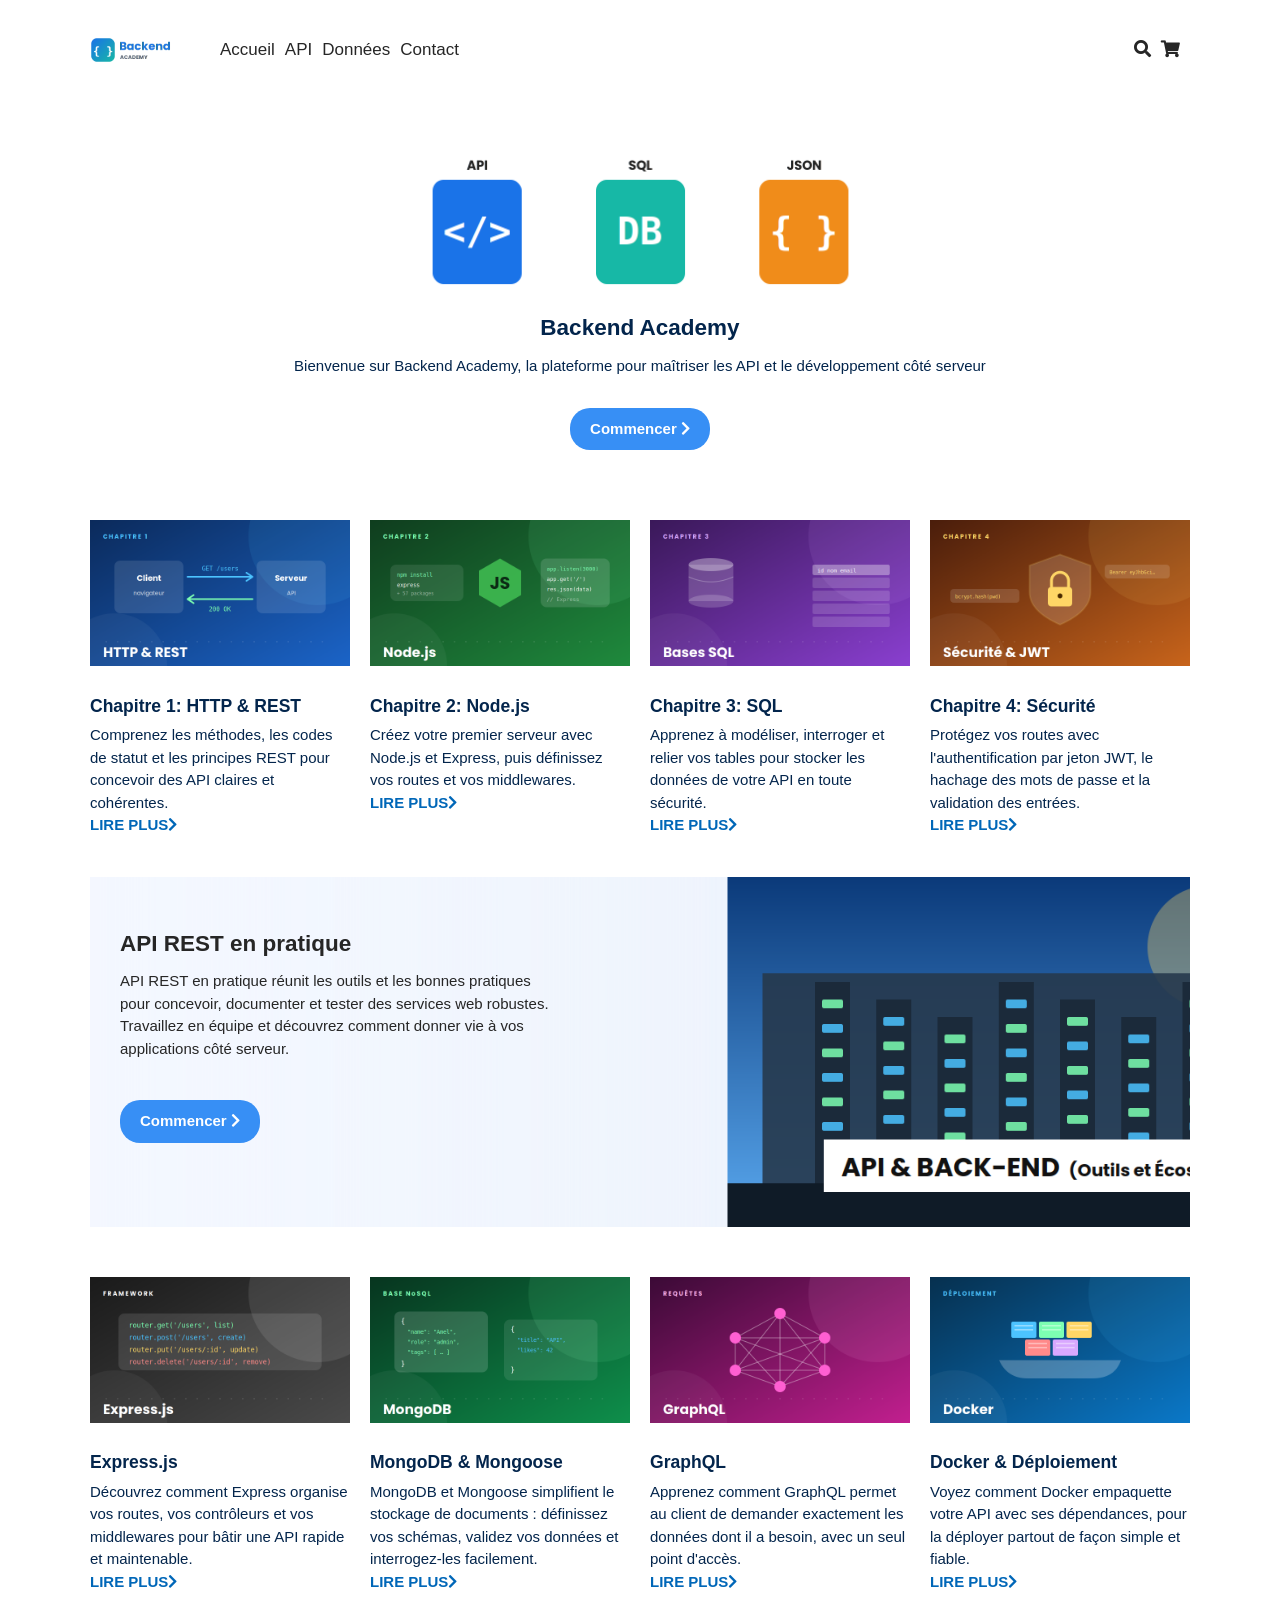
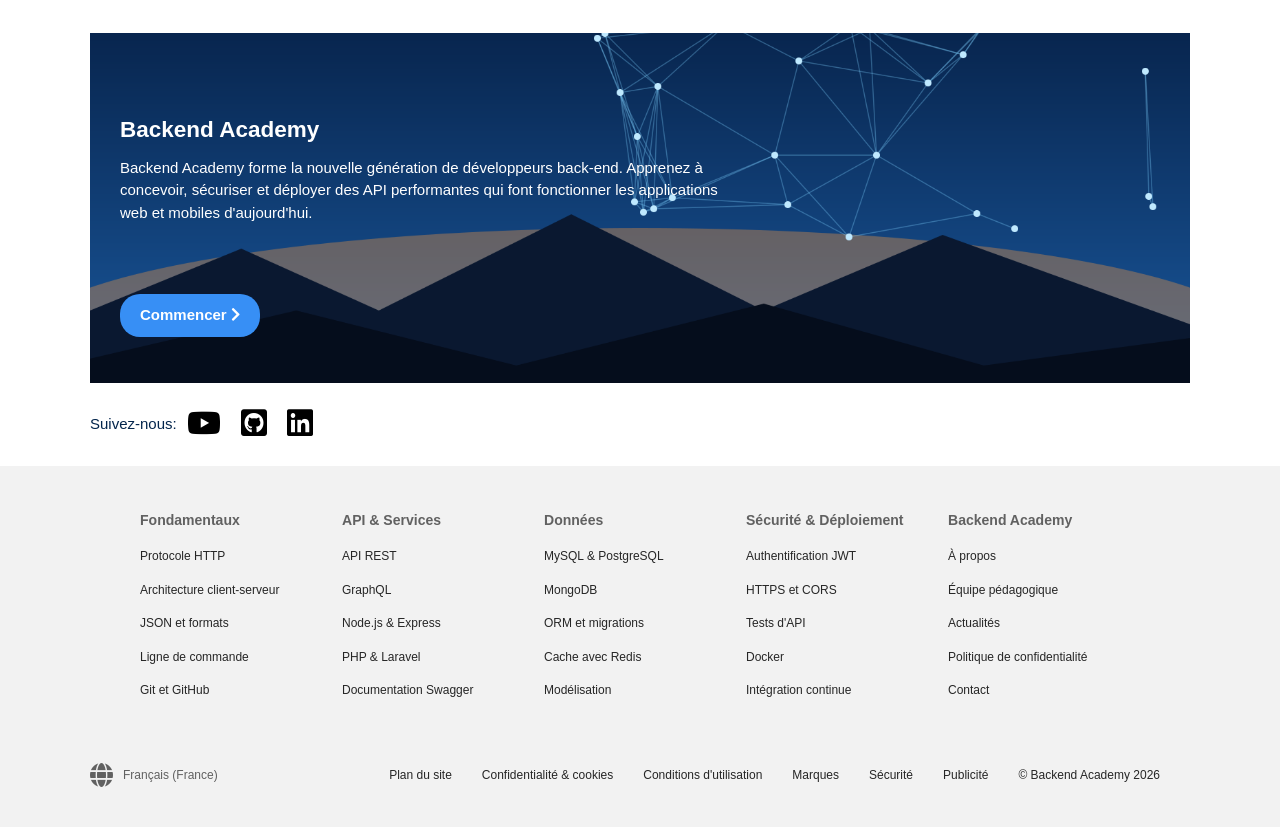
<file: Step14/index.html>
<!DOCTYPE html>
<html lang="fr">
	<head>
		<meta charset="UTF-8">
		<meta name="viewport" content="width=device-width, initial-scale=1.0">
		<link rel="stylesheet" href="https://cdnjs.cloudflare.com/ajax/libs/font-awesome/5.15.2/css/all.min.css">
		<link rel="stylesheet" href="style.css" />
		<title>Backend Academy</title>
	</head>

	<body>
		<div class="container">
			<nav class="main-nav">
				<img src="img/logo.png" alt="Backend Academy" class="logo">
				<ul class="main-menu">
					<li><a href="#">Accueil</a></li>
					<li><a href="#web">API</a></li>
					<li><a href="#BigData">Données</a></li>
					<li><a href="#contact">Contact</a></li>
				</ul>
				<ul class="right-menu">
					<li>
						<a href="#">
							 <i class="fas fa-search"></i>
						</a>
					</li>
					<li>
						<a href="#">
							<i class="fas fa-shopping-cart"></i>
						</a>
					</li>
				</ul>
			</nav>
			<header class="showcase">
				<h2>Backend Academy</h2>
				<p>
					Bienvenue sur Backend Academy, la plateforme pour maîtriser les API et le développement côté serveur
				</p>
				<a href="#" class="btn">
					Commencer <i class="fas fa-chevron-right"></i>
				</a>
			</header>
			<main>
				<section id="web" class="home-cards">
					<div>
						<img src="img/card1_http&rest.png" alt="HTTP et REST">
						<h3>Chapitre 1: HTTP &amp; REST</h3>
						<p>
							Comprenez les méthodes, les codes de statut et les principes REST pour concevoir des API claires et cohérentes.
						</p>
						<a href="#">Lire plus<i class="fas fa-chevron-right"></i></a>
					</div>
					<div>
						<img src="img/card2_nodejs.png" alt="Node.js et Express" />
						<h3>Chapitre 2: Node.js</h3>
						<p>
							Créez votre premier serveur avec Node.js et Express, puis définissez vos routes et vos middlewares.
						</p>
						<a href="#">Lire plus<i class="fas fa-chevron-right"></i></a>
					</div>
					<div>
						<img src="img/card3_sql.png" alt="Bases de données SQL" />
						<h3>Chapitre 3: SQL</h3>
						<p>
							Apprenez à modéliser, interroger et relier vos tables pour stocker les données de votre API en toute sécurité.
						</p>
						<a href="#">Lire plus<i class="fas fa-chevron-right"></i></a>
					</div>
					<div>
						<img src="img/card4_security.png" alt="Authentification JWT" />
						<h3>Chapitre 4: Sécurité</h3>
						<p>
							Protégez vos routes avec l'authentification par jeton JWT, le hachage des mots de passe et la validation des entrées.
						</p>
						<a href="#">Lire plus<i class="fas fa-chevron-right"></i></a>
					</div>
				</section>
				<section id="bigData-intro">
					<div class="content">
						<h2>API REST en pratique</h2>
						<p>
							API REST en pratique réunit les outils et les bonnes pratiques pour concevoir,
							documenter et tester des services web robustes. Travaillez en équipe et découvrez comment donner vie à vos applications côté serveur.
						</p>
						<a href="#" class="btn">
							Commencer <i class="fas fa-chevron-right"></i>
						</a>
					</div>
				</section>
				<section id="bigData" class="home-cards">
					<div>
						<img src="img/card5_Expressjs.png" alt="Express" />
						<h3>Express.js</h3>
						<p>
							Découvrez comment Express organise vos routes, vos contrôleurs et vos middlewares
							pour bâtir une API rapide et maintenable.
						</p>
						<a href="#">Lire plus<i class="fas fa-chevron-right"></i></a>
					</div>
					<div>
						<img src="img/card6_MongoDB.png" alt="MongoDB" />
						<h3>MongoDB &amp; Mongoose</h3>
						<p>
							MongoDB et Mongoose simplifient le stockage de documents :
							définissez vos schémas, validez vos données et interrogez-les facilement.
						</p>
						<a href="#">Lire plus<i class="fas fa-chevron-right"></i></a>
					</div>
					<div>
						<img src="img/card7_graphQL.png" alt="GraphQL" />
						<h3>GraphQL</h3>
						<p>
							Apprenez comment GraphQL permet au client de demander exactement les données
							dont il a besoin, avec un seul point d'accès.
						</p>
						<a href="#">Lire plus<i class="fas fa-chevron-right"></i></a>
					</div>
					<div>
						<img src="img/card8_docker.png" alt="Docker" />
						<h3>Docker &amp; Déploiement</h3>
						<p>
							Voyez comment Docker empaquette votre API avec ses dépendances,
							pour la déployer partout de façon simple et fiable.
						</p>
						<a href="#">Lire plus<i class="fas fa-chevron-right"></i></a>
					</div>
				</section>
				<section  id="contact" class="ruban-dark">
					<div class="content">
						<h2>Backend Academy</h2>
						<p>Backend Academy forme la nouvelle génération de développeurs back-end.
							Apprenez à concevoir, sécuriser et déployer des API performantes
							qui font fonctionner les applications web et mobiles d'aujourd'hui.</p>
						<a href="#" class="btn">
							Commencer <i class="fas fa-chevron-right"></i>
						</a>
					</div>
				</section>
				<section  class="follow">
					<p>Suivez-nous:</p>
					<a href="https://www.youtube.com">
						<span class="fab fa-youtube"></span>
					</a>
					<a href="https://github.com">
						<span class="fab fa-github-square"></span>
					</a>
					<a href="https://linkedin.com">
						<span class="fab fa-linkedin"></span>
					</a>
				</section>
			</main>
		</div>
		<footer>
			<section class="links">
				<div class="links-inner">
					<ul>
						<li>
							<h3>Fondamentaux</h3>
						</li>
						<li><a href="#">Protocole HTTP</a></li>
						<li><a href="#">Architecture client-serveur</a></li>
						<li><a href="#">JSON et formats</a></li>
						<li><a href="#">Ligne de commande</a></li>
						<li><a href="#">Git et GitHub</a></li>
					</ul>
					<ul>
						<li>
							<h3>API &amp; Services</h3>
						</li>
						<li><a href="#">API REST</a></li>
						<li><a href="#">GraphQL</a></li>
						<li><a href="#">Node.js &amp; Express</a></li>
						<li><a href="#">PHP &amp; Laravel</a></li>
						<li><a href="#">Documentation Swagger</a></li>
					</ul>
					<ul>
						<li>
							<h3>Données</h3>
						</li>
						<li><a href="#">MySQL &amp; PostgreSQL</a></li>
						<li><a href="#">MongoDB</a></li>
						<li><a href="#">ORM et migrations</a></li>
						<li><a href="#">Cache avec Redis</a></li>
						<li><a href="#">Modélisation</a></li>
					</ul>
					<ul>
						<li>
							<h3>Sécurité &amp; Déploiement</h3>
						</li>
						<li><a href="#">Authentification JWT</a></li>
						<li><a href="#">HTTPS et CORS</a></li>
						<li><a href="#">Tests d'API</a></li>
						<li><a href="#">Docker</a></li>
						<li><a href="#">Intégration continue</a></li>
					</ul>
					<ul>
						<li>
							<h3>Backend Academy</h3>
						</li>
						<li><a href="#">À propos</a></li>
						<li><a href="#">Équipe pédagogique</a></li>
						<li><a href="#">Actualités</a></li>
						<li><a href="#">Politique de confidentialité</a></li>
						<li><a href="#">Contact</a></li>
					</ul>
				</div>
			</section>
			<section class="sub-footer">
				<div class="footer-inner">
					<div><i class="fas fa-globe fa-2x"></i> Français (France)</div>
					<ul>
						<li><a href="#">Plan du site</a></li>
						<li><a href="#">Confidentialité &amp; cookies</a></li>
						<li><a href="#">Conditions d'utilisation</a></li>
						<li><a href="#">Marques</a></li>
						<li><a href="#">Sécurité</a></li>
						<li><a href="#">Publicité</a></li>
						<li><a href="#">&copy; Backend Academy 2026</a></li>
					</ul>
				</div>
			</section>
		</footer>
	</body>
</html>
</file>
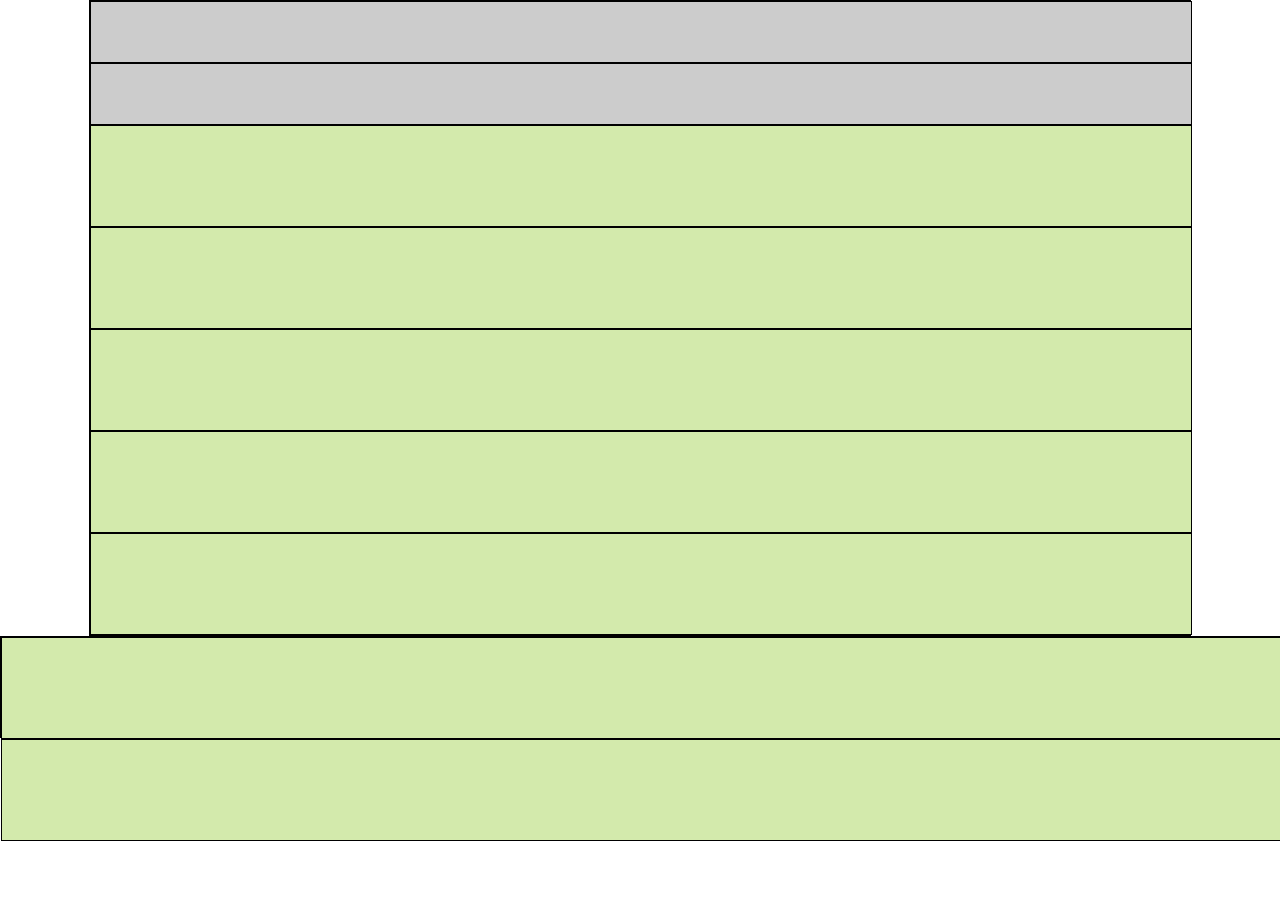
<file: Step3_layout3/index.html>
<!DOCTYPE html>
<html lang="en">
	<head>
		<meta charset="UTF-8">
		<meta name="viewport" content="width=device-width, initial-scale=1.0">
		<link rel="stylesheet" href="style.css" />
		<title>Microsoft Official homepage</title>
	</head>

	<body>
		<div class="container">
			<nav class="main-nav"></nav>
			<header class="showcase"></header>
			<main>
				<section id="web"class="home-cards"></section>
				<section id="bigData-intro"></section>
				<section id="bigdata"class="home-cards"></section>
				<section id="contact "class="ruban-dark"></section>
				<section class="follow"></section>
			</main>			
		</div>
		<footer>	
			<section class="links"></section>	
			<section class="sub-footer"></section>	
		</footer>
	</body>
</html>
</file>
<file: Step14/style.css>
body {
  font-family: "Segoe UI", Arial, sans-serif;
  background-color: white;
  color: #03254c;
  font-size: 15px;
  line-height: 1.5;
}

* {
  margin: 0;
  padding: 0;
}

.container {
  background-color: white;
  width: 90%;
  height: auto;
  margin: 0 auto;
  border: none;
  max-width: 1100px;
}

.main-nav {
  display: flex;
  align-items: center;
  justify-content: space-between;
  background-color: white;
  width: 100%;
  height: 60px;
  font-size: 17px;
  padding: 20px 0;
  border: none;
}

.main-nav ul {
  display: flex;                  
  list-style: none;
}

.main-menu {
  flex: 1;                        
  margin-left: 20px;
}


.main-menu li,
.right-menu li {
  margin-right: 10px;  
}

.logo {
  width: 110px;
}

.main-nav a {
  color: #262626;
  text-decoration: none;
  padding-bottom: 2px;    
}

.main-nav a:hover {
  border-bottom: 2px solid black;
}

.showcase {
  background-color: white;
  width: 100%;
  height: 300px;
  border: none;

  background-image: url("img/showcase.png");
  background-repeat: no-repeat;
  background-position: center top; 
  background-size: 45%;            
  background-origin: content-box;
  background-clip: content-box;

  display: flex;
  flex-direction: column;          
  align-items: center;             
  justify-content: flex-end;       
  text-align: center;
  padding: 50px 0;               
  margin-bottom: 20px;
}

.showcase h2,
.showcase p {
  margin-bottom: 10px;
}

.btn {
  display: inline-block;
  margin-top: 20px;
  padding: 10px 20px;
  background-color: #378ff5;
  color: white;
  font-weight: bold;
  text-decoration: none;
  border: none;
  border-radius: 20px;             
  cursor: pointer;
}

.btn:hover {
  opacity: 0.8;
}

.home-cards {
  display: grid;
  grid-template-columns: repeat(4, 1fr);  
  gap: 20px;                              
  margin-bottom: 40px;
  background-color: white;
  width: auto;                            
  height: auto;                           
  border: none;
}

.home-cards img {
  width: 100%;                            
  margin-bottom: 20px;
}

.home-cards h3 {
  margin-bottom: 5px;
}

.home-cards a {
  display: inline;                        
  margin-top: 10px;
  color: #0067b8;
  text-transform: uppercase;
  font-weight: bold;
  text-decoration: none;
}

.home-cards a:hover i {
  transform: translateX(10px);          
}

#bigData-intro {
  height: 350px;
  width: 100%;
  margin-bottom: 20px;
  padding-bottom: 30px;
  border: none;

  background-color: white;
  background-image: url("img/bigdata.png");
  background-position: center;
  background-repeat: no-repeat;
  background-origin: content-box;
  background-size: cover;
}

#bigData-intro .content {
  width: 40%;
  color: #262626;
  padding-top: 50px;
  padding-left: 30px;
}

#bigData-intro .content p {
  margin-top: 10px;
  margin-bottom: 20px;
}

.ruban-dark {
  width: 100%;
  height: 350px;
  border: none;

  background-color: white;
  background-image: url("img/ruban.png");
  background-position: center -80px;
  background-repeat: no-repeat;
  background-size: cover;
}

.ruban-dark .content {
  width: 55%;
  color: white;
  padding-top: 80px;
  padding-left: 30px;
}

.ruban-dark .content p {
  margin-top: 10px;
  margin-bottom: 50px;
}

.ruban-dark .btn {
  background-color: #378ff5;
  color: white;
}

.follow {
  background-color: white;
  justify-content: flex-start;
  display: flex;
  align-items: center;
  height: auto;
  padding: 25px 0;
  border: none;
}

.follow * {
  margin-right: 10px;             
}

.follow span {
  color: black;                    
  font-size: 30px;
}

.links {
  background-color: #f2f2f2;      
  color: #616161;                  
  width: 100%;
  height: auto;                   
  padding: 35px 0;               
  font-size: 12px;
  border: none;
}                   

.links-inner {
  display: grid;
  grid-template-columns: repeat(5, 1fr);  
  gap: 10px;
  max-width: 1000px;
  margin: 0 auto;                 
  padding: 0 20px;
}             

.links-inner li {
  list-style: none;              
  line-height: 2.8;
}

.links-inner a {
  color: #262626;
  text-decoration: none;
  padding-bottom: 2px;    
}

.links-inner a:hover {
  border-bottom: 2px solid black;
}

.sub-footer {
  background-color: #f2f2f2;
  color: #616161;
  font-size: 12px;
  padding: 20px 0;
  width: 100%;
  height: auto;
  border: none;
}

.footer-inner {
  display: flex;
  justify-content: space-between;
  align-items: center;
  max-width: 1100px;
  margin: 0 auto;
  padding: 0 20px;
}

.footer-inner div {
  display: flex;                  
  align-items: center;            
  margin-bottom: 20px;
}

.footer-inner div i {
  margin-right: 10px;             
}

.sub-footer ul {
  display: flex;                 
  list-style: none;
}

.sub-footer ul li {
  margin-right: 30px;            
  margin-bottom: 20px;
}

.sub-footer a {
  color: #262626;
  text-decoration: none;
  padding-bottom: 2px;    
}

.sub-footer a:hover {
  border-bottom: 2px solid black;
}

footer {
  background-color: #f2f2f2;
  width: 100%;
  height: 100px;
  border: none;
}

/* les règles responsives */

@media (max-width: 700px) {

  .main-nav {
    flex-direction: column;
    height: auto;
  }

  .main-menu {
    flex-direction: column;
    margin-left: 0;
  }

  .home-cards {
    grid-template-columns: repeat(2, 1fr);
  }

  .showcase {
    background-size: 60%;
  }

  #bigData-intro p {
    display: none;
  }

  #bigData-intro h2 {               
    margin-bottom: 20px;
  }

  .ruban-dark .content,
  #bigData-intro .content {
    width: 85%;
  }

  .ruban-dark {
    height: 500px;
    background-position: center top;
  }

  .links-inner {
    grid-template-columns: repeat(2, 1fr);
  }
}

@media (max-width: 500px) {

  .home-cards,
  .links-inner {
    grid-template-columns: 1fr;
  }

  .links ul,
  .sub-footer ul {
    font-size: 25px;
  }

  .links ul li,
  .sub-footer ul li {
    margin-bottom: 20px;
  }
  
  .footer-inner {
    flex-direction: column;
    align-items: flex-start;
  }

  .footer-inner ul {
    flex-direction: column;
    align-items: flex-start;
  }
}
</file>
<file: Step3_layout3/style.css>
* {
    margin: 0;
    padding: 0;
}

.container {
    background-color: red;
    width: 90%;
    height: auto;
    margin: 0 auto;
    border: 1px solid black;
    max-width: 1100px;
}

.main-nav, .showcase {
    background: #CCCCCC;
    width: 100%;
    height: 60px;
    border: 1px solid black;
}

.home-cards, .ruban-dark, .follow, .links, .sub-footer, #bigData-intro {
    background-color: #d3eaac;
    width: 100%;
    height: 100px;
    border: 1px solid black;
}

footer {
    background-color: red;
    width: 100%;
    height: 100px;
    border: 1px solid black;
}
</file>
